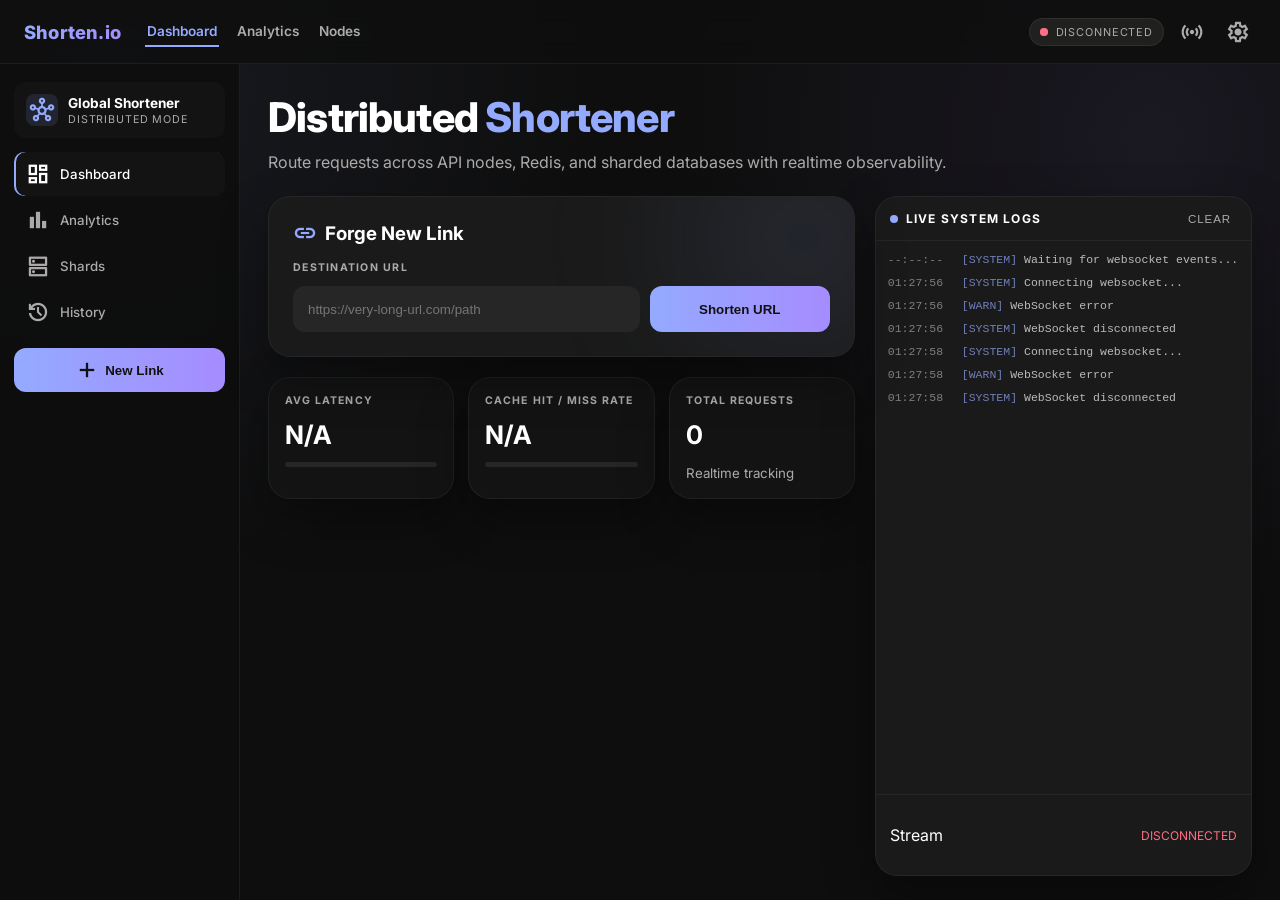
<file: frontend/index.html>
<!DOCTYPE html>
<html lang="en">
<head>
  <meta charset="UTF-8" />
  <meta name="viewport" content="width=device-width, initial-scale=1.0" />
  <title>Shorten.io | Distributed URL System</title>
  <link rel="preconnect" href="https://fonts.googleapis.com" />
  <link rel="preconnect" href="https://fonts.gstatic.com" crossorigin />
  <link href="https://fonts.googleapis.com/css2?family=Inter:wght@300;400;500;600;700;800&display=swap" rel="stylesheet" />
  <link href="https://fonts.googleapis.com/css2?family=Material+Symbols+Outlined:wght,FILL@100..700,0..1&display=swap" rel="stylesheet" />
  <link rel="stylesheet" href="styles.css" />
</head>
<body>
  <header class="topbar">
    <div class="brand-wrap">
      <h1 class="brand">Shorten.io</h1>
      <nav class="topnav">
        <a href="#" class="active" data-tab-link="dashboard">Dashboard</a>
        <a href="#" data-tab-link="analytics">Analytics</a>
        <a href="#" data-tab-link="nodes">Nodes</a>
      </nav>
    </div>

    <div class="topbar-right">
      <div class="status-pill disconnected" id="connection-status">
        <span class="dot-wrap">
          <span class="dot-ping" id="status-ping"></span>
          <span class="dot" id="status-dot"></span>
        </span>
        <span id="status-text">Disconnected</span>
      </div>
      <button class="icon-btn" type="button" aria-label="sensors"><span class="material-symbols-outlined">sensors</span></button>
      <button class="icon-btn" type="button" aria-label="settings"><span class="material-symbols-outlined">settings</span></button>
    </div>
  </header>

  <aside class="sidebar">
    <div class="cluster-card">
      <div class="cluster-icon"><span class="material-symbols-outlined">hub</span></div>
      <div>
        <p class="cluster-title">Global Shortener</p>
        <p class="cluster-sub">Distributed Mode</p>
      </div>
    </div>

    <nav class="sidenav">
      <a href="#" class="active" data-tab-link="dashboard"><span class="material-symbols-outlined">dashboard</span><span>Dashboard</span></a>
      <a href="#" data-tab-link="analytics"><span class="material-symbols-outlined">bar_chart</span><span>Analytics</span></a>
      <a href="#" data-tab-link="nodes"><span class="material-symbols-outlined">dns</span><span>Shards</span></a>
      <a href="#" data-tab-link="history"><span class="material-symbols-outlined">history</span><span>History</span></a>
    </nav>

    <button class="new-link-btn" id="new-link-btn" type="button">
      <span class="material-symbols-outlined">add</span>
      <span>New Link</span>
    </button>
  </aside>

  <main class="main-content">
    <section class="hero">
      <h2>Distributed <span>Shortener</span></h2>
      <p>Route requests across API nodes, Redis, and sharded databases with realtime observability.</p>
    </section>

    <section class="layout-grid tab-view" data-tab="dashboard">
      <div class="left-col">
        <article class="panel forge-panel">
          <div class="glow"></div>
          <h3><span class="material-symbols-outlined">link</span> Forge New Link</h3>

          <form id="shorten-form" class="url-form" novalidate>
            <label for="long-url">Destination URL</label>
            <div class="form-row">
              <input id="long-url" type="url" placeholder="https://very-long-url.com/path" required />
              <button id="shorten-btn" type="submit">
                <span id="btn-text">Shorten URL</span>
                <span id="btn-spinner" class="spinner hidden"></span>
              </button>
            </div>
            <p id="form-error" class="form-error hidden"></p>
          </form>

          <div id="result-area" class="result-area hidden">
            <div class="result-icon"><span class="material-symbols-outlined">auto_awesome</span></div>
            <div class="result-content">
              <p class="result-label">Generated Short Link</p>
              <a id="short-url" href="#" target="_blank" rel="noopener noreferrer"></a>
            </div>
            <button id="copy-btn" type="button">
              <span class="material-symbols-outlined">content_copy</span>
              <span>Copy</span>
            </button>
          </div>
        </article>

        <section class="stats-grid">
          <article class="panel stat-card">
            <p>Avg Latency</p>
            <h4 id="latency-stat">-- ms</h4>
            <div class="bar"><span id="latency-bar"></span></div>
          </article>
          <article class="panel stat-card">
            <p>Cache Hit / Miss Rate</p>
            <h4 id="cache-hit-stat">-- %</h4>
            <div class="bar"><span id="hit-bar"></span></div>
          </article>
          <article class="panel stat-card">
            <p>Total Requests</p>
            <h4 id="request-count-stat">0</h4>
            <small id="req-trend">Realtime tracking</small>
          </article>
        </section>
      </div>

      <div class="right-col">
        <article class="panel log-panel">
          <div class="log-head">
            <div class="live-mark"><span></span><h3>Live System Logs</h3></div>
            <button id="clear-logs" type="button">Clear</button>
          </div>

          <div id="log-container" class="log-container">
            <div class="log-row muted">
              <span class="time">--:--:--</span>
              <p><span class="tag">[SYSTEM]</span> Waiting for websocket events...</p>
            </div>
          </div>

          <div class="log-foot">
            <p>Stream</p>
            <span id="stream-status">Disconnected</span>
          </div>
        </article>
      </div>
    </section>

    <section class="tab-view hidden" data-tab="analytics">
      <div class="analytics-grid">
        <article class="panel analytics-card">
          <h3>Request Volume</h3>
          <p class="metric" id="analytics-requests">0</p>
          <small>Total read + write events from backend stream</small>
        </article>
        <article class="panel analytics-card">
          <h3>Read / Write</h3>
          <p class="metric"><span id="analytics-reads">0</span> / <span id="analytics-writes">0</span></p>
          <small>Successful and failed operations included</small>
        </article>
        <article class="panel analytics-card">
          <h3>Cache Hits / Misses</h3>
          <p class="metric"><span id="analytics-hits">0</span> / <span id="analytics-misses">0</span></p>
          <small>Derived only from read events</small>
        </article>
        <article class="panel analytics-card">
          <h3>Average Latency</h3>
          <p class="metric" id="analytics-latency">N/A</p>
          <small>Computed from backend latency_ms values</small>
        </article>
      </div>
    </section>

    <section class="tab-view hidden" data-tab="nodes">
      <div class="nodes-grid">
        <article class="panel node-card">
          <h3>API Nodes Seen</h3>
          <ul id="api-nodes-list" class="node-list"><li>No data yet</li></ul>
        </article>
        <article class="panel node-card">
          <h3>Redis Nodes Seen</h3>
          <ul id="redis-nodes-list" class="node-list"><li>No data yet</li></ul>
        </article>
        <article class="panel node-card">
          <h3>DB Shards Seen</h3>
          <ul id="db-shards-list" class="node-list"><li>No data yet</li></ul>
        </article>
      </div>
    </section>

    <section class="tab-view hidden" data-tab="history">
      <article class="panel history-panel">
        <div class="history-head">
          <h3>Event History</h3>
          <button id="clear-history" type="button">Clear</button>
        </div>
        <div id="history-container" class="history-container">
          <div class="history-row muted">No events yet.</div>
        </div>
      </article>
    </section>
  </main>

  <div id="toast" class="toast hidden" role="status" aria-live="polite">
    <div id="toast-icon" class="toast-icon"><span class="material-symbols-outlined">check_circle</span></div>
    <div>
      <p id="toast-title">Success</p>
      <p id="toast-message">Action completed.</p>
    </div>
  </div>

  <script src="cache-metrics-service.js"></script>
  <script src="app.js"></script>
</body>
</html>
</file>
<file: frontend/styles.css>
:root {
  --inverse-primary: #004eea;
  --background: #0e0e0e;
  --surface-container: #1a1a1a;
  --surface-container-low: #131313;
  --surface-container-high: #20201f;
  --surface-container-highest: #262626;
  --outline-variant: #484847;
  --on-surface: #ffffff;
  --on-surface-variant: #adaaaa;
  --primary: #94aaff;
  --secondary: #a68cff;
  --error: #ff6e84;
  --ok: #32d5a7;
  --shadow: 0 20px 48px rgba(0, 0, 0, 0.35);
}

* {
  box-sizing: border-box;
}

html,
body {
  margin: 0;
  padding: 0;
  min-height: 100%;
}

body {
  font-family: "Inter", sans-serif;
  background: radial-gradient(circle at 8% 10%, rgba(148, 170, 255, 0.08), transparent 35%),
    radial-gradient(circle at 90% 15%, rgba(166, 140, 255, 0.08), transparent 35%),
    var(--background);
  color: var(--on-surface);
  overflow-x: hidden;
}

.material-symbols-outlined {
  font-variation-settings: "FILL" 0, "wght" 500, "GRAD" 0, "opsz" 24;
}

.topbar {
  position: fixed;
  top: 0;
  left: 0;
  right: 0;
  height: 64px;
  z-index: 50;
  display: flex;
  align-items: center;
  justify-content: space-between;
  padding: 0 24px;
  backdrop-filter: blur(12px);
  background: rgba(14, 14, 14, 0.8);
  border-bottom: 1px solid rgba(72, 72, 71, 0.25);
}

.brand-wrap {
  display: flex;
  align-items: center;
  gap: 24px;
}

.brand {
  margin: 0;
  font-size: 1.15rem;
  font-weight: 800;
  letter-spacing: 0.2px;
  background: linear-gradient(90deg, var(--primary), var(--secondary));
  -webkit-background-clip: text;
  background-clip: text;
  color: transparent;
}

.topnav {
  display: flex;
  gap: 16px;
}

.topnav a {
  color: var(--on-surface-variant);
  text-decoration: none;
  font-size: 0.85rem;
  font-weight: 600;
  padding: 6px 2px;
  border-bottom: 2px solid transparent;
  transition: color 0.2s ease, border-color 0.2s ease;
}

.topnav a.active,
.topnav a:hover {
  color: var(--primary);
  border-color: var(--primary);
}

.topbar-right {
  display: flex;
  align-items: center;
  gap: 10px;
}

.status-pill {
  display: inline-flex;
  align-items: center;
  gap: 8px;
  padding: 6px 10px;
  border-radius: 999px;
  background: var(--surface-container-high);
  border: 1px solid rgba(72, 72, 71, 0.4);
  font-size: 0.68rem;
  text-transform: uppercase;
  letter-spacing: 0.08em;
  color: var(--on-surface-variant);
}

.dot-wrap {
  position: relative;
  width: 8px;
  height: 8px;
}

.dot,
.dot-ping {
  position: absolute;
  inset: 0;
  border-radius: 50%;
}

.dot {
  background: var(--error);
}

.dot-ping {
  opacity: 0.7;
  animation: ping 1.8s infinite;
  background: var(--error);
}

.status-pill.connected .dot,
.status-pill.connected .dot-ping {
  background: var(--ok);
}

@keyframes ping {
  0% {
    transform: scale(1);
    opacity: 0.8;
  }
  100% {
    transform: scale(2.8);
    opacity: 0;
  }
}

.icon-btn {
  background: transparent;
  color: var(--on-surface-variant);
  border: none;
  display: grid;
  place-items: center;
  cursor: pointer;
  transition: color 0.2s ease, transform 0.2s ease;
}

.icon-btn:hover {
  color: var(--primary);
}

.icon-btn:active {
  transform: scale(0.96);
}

.sidebar {
  position: fixed;
  top: 64px;
  left: 0;
  bottom: 0;
  width: 240px;
  padding: 18px 14px;
  border-right: 1px solid rgba(72, 72, 71, 0.25);
  background: rgba(14, 14, 14, 0.9);
}

.cluster-card {
  display: flex;
  align-items: center;
  gap: 10px;
  padding: 12px;
  border-radius: 12px;
  background: var(--surface-container-low);
  margin-bottom: 14px;
}

.cluster-icon {
  width: 32px;
  height: 32px;
  border-radius: 8px;
  display: grid;
  place-items: center;
  color: var(--primary);
  background: rgba(148, 170, 255, 0.12);
}

.cluster-title {
  margin: 0;
  font-size: 0.85rem;
  font-weight: 700;
}

.cluster-sub {
  margin: 2px 0 0;
  color: var(--on-surface-variant);
  font-size: 0.67rem;
  text-transform: uppercase;
  letter-spacing: 0.08em;
}

.sidenav {
  display: grid;
  gap: 2px;
}

.sidenav a {
  display: flex;
  align-items: center;
  gap: 10px;
  text-decoration: none;
  color: var(--on-surface-variant);
  padding: 10px 12px;
  border-radius: 10px;
  font-size: 0.83rem;
  font-weight: 500;
  transition: background 0.2s ease, color 0.2s ease;
}

.sidenav a:hover,
.sidenav a.active {
  color: var(--on-surface);
  background: var(--surface-container-low);
}

.sidenav a.active {
  box-shadow: inset 2px 0 0 var(--primary);
}

.new-link-btn {
  margin-top: 14px;
  width: 100%;
  border: none;
  border-radius: 12px;
  padding: 10px;
  display: flex;
  align-items: center;
  justify-content: center;
  gap: 6px;
  font-weight: 700;
  background: linear-gradient(90deg, var(--primary), var(--secondary));
  color: #111;
  cursor: pointer;
  transition: transform 0.2s ease, filter 0.2s ease;
}

.new-link-btn:hover {
  filter: brightness(1.05);
}

.new-link-btn:active {
  transform: scale(0.98);
}

.main-content {
  margin-left: 240px;
  padding: 92px 28px 24px;
}

.tab-view {
  margin-top: 24px;
}

.analytics-grid,
.nodes-grid {
  display: grid;
  grid-template-columns: repeat(2, minmax(0, 1fr));
  gap: 14px;
}

.analytics-card,
.node-card {
  padding: 18px;
}

.analytics-card h3,
.node-card h3,
.history-head h3 {
  margin: 0 0 10px;
  font-size: 1rem;
}

.analytics-card small {
  color: var(--on-surface-variant);
}

.metric {
  font-size: 2rem;
  margin: 6px 0 8px;
  font-weight: 800;
}

.node-list {
  margin: 0;
  padding-left: 18px;
  color: var(--on-surface-variant);
}

.node-list li {
  margin-bottom: 8px;
}

.history-panel {
  padding: 14px;
}

.history-head {
  display: flex;
  align-items: center;
  justify-content: space-between;
  margin-bottom: 12px;
}

#clear-history {
  border: none;
  background: transparent;
  color: var(--on-surface-variant);
  font-size: 0.72rem;
  cursor: pointer;
  text-transform: uppercase;
}

#clear-history:hover {
  color: var(--on-surface);
}

.history-container {
  max-height: 420px;
  overflow-y: auto;
  padding: 6px;
  border: 1px solid rgba(72, 72, 71, 0.25);
  border-radius: 12px;
  background: var(--surface-container-low);
}

.history-row {
  padding: 9px 10px;
  border-bottom: 1px solid rgba(72, 72, 71, 0.16);
  font-size: 0.82rem;
}

.history-row:last-child {
  border-bottom: none;
}

.history-row.muted {
  color: var(--on-surface-variant);
}

.hero h2 {
  margin: 0;
  font-size: clamp(1.8rem, 3.2vw, 3rem);
  font-weight: 800;
  letter-spacing: -0.02em;
}

.hero h2 span {
  color: var(--primary);
}

.hero p {
  margin-top: 10px;
  color: var(--on-surface-variant);
  max-width: 740px;
}

.layout-grid {
  margin-top: 24px;
  display: grid;
  grid-template-columns: minmax(0, 1.4fr) minmax(300px, 0.9fr);
  gap: 20px;
  align-items: start;
}

.left-col {
  display: grid;
  gap: 20px;
}

.panel {
  background: var(--surface-container);
  border: 1px solid rgba(72, 72, 71, 0.25);
  border-radius: 22px;
  box-shadow: var(--shadow);
}

.forge-panel {
  padding: 24px;
  position: relative;
  overflow: hidden;
}

.glow {
  position: absolute;
  top: -70px;
  right: -60px;
  width: 220px;
  height: 220px;
  border-radius: 50%;
  background: rgba(148, 170, 255, 0.12);
  filter: blur(80px);
  pointer-events: none;
  z-index: 0;
}

.forge-panel h3,
.url-form,
.result-area {
  position: relative;
  z-index: 1;
}

.forge-panel h3 {
  margin: 0 0 16px;
  display: flex;
  align-items: center;
  gap: 8px;
}

.forge-panel h3 .material-symbols-outlined {
  color: var(--primary);
}

.url-form {
  display: grid;
  gap: 12px;
}

.url-form label {
  font-size: 0.66rem;
  text-transform: uppercase;
  letter-spacing: 0.12em;
  font-weight: 700;
  color: var(--on-surface-variant);
}

.form-row {
  display: grid;
  grid-template-columns: minmax(0, 1fr) 180px;
  gap: 10px;
}

.url-form input {
  width: 100%;
  background: var(--surface-container-highest);
  color: var(--on-surface);
  border: 1px solid transparent;
  border-radius: 12px;
  padding: 13px 14px;
  outline: none;
  transition: border-color 0.2s ease, box-shadow 0.2s ease;
}

.url-form input:focus {
  border-color: rgba(148, 170, 255, 0.5);
  box-shadow: 0 0 0 4px rgba(148, 170, 255, 0.15);
}

#shorten-btn {
  border: none;
  border-radius: 12px;
  padding: 0 18px;
  width: 100%;
  min-height: 46px;
  font-weight: 700;
  color: #111;
  background: linear-gradient(90deg, var(--primary), var(--secondary));
  cursor: pointer;
  display: inline-flex;
  align-items: center;
  justify-content: center;
  gap: 8px;
  transition: transform 0.2s ease, box-shadow 0.2s ease;
}

#shorten-btn:hover {
  box-shadow: 0 0 0 1px rgba(148, 170, 255, 0.3), 0 0 30px rgba(148, 170, 255, 0.25);
}

#shorten-btn:active {
  transform: scale(0.98);
}

#shorten-btn:disabled {
  opacity: 0.7;
  cursor: not-allowed;
}

.spinner {
  width: 16px;
  height: 16px;
  border: 2px solid rgba(0, 0, 0, 0.28);
  border-top-color: rgba(0, 0, 0, 0.86);
  border-radius: 999px;
  animation: spin 0.8s linear infinite;
}

@keyframes spin {
  to {
    transform: rotate(360deg);
  }
}

.form-error {
  margin: 0;
  font-size: 0.82rem;
  color: #ffb2b9;
  background: rgba(167, 1, 56, 0.25);
  border: 1px solid rgba(255, 110, 132, 0.4);
  border-radius: 10px;
  padding: 10px 12px;
}

.result-area {
  margin-top: 14px;
  display: grid;
  grid-template-columns: auto 1fr auto;
  gap: 14px;
  align-items: center;
  padding: 16px;
  border-radius: 16px;
  border: 1px solid rgba(148, 170, 255, 0.35);
  background: var(--surface-container-low);
  animation: rise 0.25s ease;
}

@keyframes rise {
  from {
    opacity: 0;
    transform: translateY(8px);
  }
  to {
    opacity: 1;
    transform: translateY(0);
  }
}

.result-icon {
  width: 42px;
  height: 42px;
  border-radius: 999px;
  display: grid;
  place-items: center;
  background: rgba(148, 170, 255, 0.15);
  color: var(--primary);
}

.result-label {
  margin: 0 0 5px;
  font-size: 0.64rem;
  text-transform: uppercase;
  letter-spacing: 0.11em;
  color: var(--primary);
  font-weight: 700;
}

#short-url {
  color: var(--on-surface);
  text-decoration: none;
  font-family: ui-monospace, SFMono-Regular, Menlo, Monaco, Consolas, "Liberation Mono", "Courier New", monospace;
  font-size: 0.95rem;
  word-break: break-all;
}

#copy-btn {
  border: 1px solid rgba(72, 72, 71, 0.4);
  background: var(--surface-container-highest);
  color: var(--on-surface);
  border-radius: 10px;
  padding: 10px 12px;
  display: inline-flex;
  align-items: center;
  gap: 6px;
  cursor: pointer;
  transition: background 0.2s ease, transform 0.2s ease;
}

#copy-btn:hover {
  background: #303030;
}

#copy-btn:active {
  transform: scale(0.98);
}

.stats-grid {
  display: grid;
  grid-template-columns: repeat(3, minmax(0, 1fr));
  gap: 14px;
}

.stat-card {
  padding: 16px;
  background: var(--surface-container-low);
}

.stat-card p {
  margin: 0;
  font-size: 0.66rem;
  text-transform: uppercase;
  letter-spacing: 0.1em;
  color: var(--on-surface-variant);
  font-weight: 700;
}

.stat-card h4 {
  margin: 12px 0;
  font-size: 1.6rem;
}

.stat-card small {
  color: var(--on-surface-variant);
}

.bar {
  height: 5px;
  border-radius: 999px;
  background: var(--surface-container-highest);
  overflow: hidden;
}

.bar span {
  display: block;
  height: 100%;
  width: 0;
  border-radius: 999px;
  transition: width 0.35s ease;
}

#latency-bar {
  background: var(--primary);
}

#hit-bar {
  background: var(--secondary);
}

.log-panel {
  height: min(680px, calc(100vh - 130px));
  display: grid;
  grid-template-rows: auto 1fr auto;
  overflow: hidden;
}

.log-head,
.log-foot {
  display: flex;
  align-items: center;
  justify-content: space-between;
  padding: 14px;
  border-bottom: 1px solid rgba(72, 72, 71, 0.25);
}

.log-foot {
  border-bottom: none;
  border-top: 1px solid rgba(72, 72, 71, 0.25);
}

.log-head h3 {
  margin: 0;
  font-size: 0.75rem;
  text-transform: uppercase;
  letter-spacing: 0.1em;
}

.live-mark {
  display: flex;
  align-items: center;
  gap: 8px;
}

.live-mark span {
  width: 8px;
  height: 8px;
  border-radius: 50%;
  background: var(--primary);
  animation: pulse 1.6s infinite;
}

@keyframes pulse {
  0%,
  100% {
    opacity: 1;
  }
  50% {
    opacity: 0.35;
  }
}

#clear-logs {
  border: none;
  background: transparent;
  color: var(--on-surface-variant);
  font-size: 0.72rem;
  cursor: pointer;
  text-transform: uppercase;
  letter-spacing: 0.08em;
}

#clear-logs:hover {
  color: var(--on-surface);
}

.log-container {
  overflow-y: auto;
  padding: 12px;
  font-family: ui-monospace, SFMono-Regular, Menlo, Monaco, Consolas, "Liberation Mono", "Courier New", monospace;
  font-size: 0.72rem;
}

.log-container::-webkit-scrollbar {
  width: 5px;
}

.log-container::-webkit-scrollbar-thumb {
  background: var(--surface-container-highest);
  border-radius: 999px;
}

.log-row {
  display: flex;
  gap: 10px;
  margin-bottom: 10px;
  align-items: flex-start;
}

.log-row .time {
  color: var(--on-surface-variant);
  min-width: 64px;
}

.log-row p {
  margin: 0;
  color: var(--on-surface);
}

.log-row .tag {
  color: var(--primary);
}

.log-row.muted {
  opacity: 0.7;
}

#stream-status {
  color: var(--error);
  font-size: 0.75rem;
  text-transform: uppercase;
}

#stream-status.ok {
  color: var(--ok);
}

.toast {
  position: fixed;
  right: 18px;
  bottom: 18px;
  z-index: 60;
  display: flex;
  gap: 10px;
  align-items: center;
  padding: 12px 14px;
  border-radius: 14px;
  background: var(--surface-container-high);
  border: 1px solid rgba(72, 72, 71, 0.35);
  box-shadow: var(--shadow);
  animation: slide-up 0.2s ease;
}

@keyframes slide-up {
  from {
    opacity: 0;
    transform: translateY(8px);
  }
  to {
    opacity: 1;
    transform: translateY(0);
  }
}

.toast-icon {
  color: var(--ok);
}

#toast-title {
  margin: 0;
  font-weight: 700;
  font-size: 0.88rem;
}

#toast-message {
  margin: 2px 0 0;
  font-size: 0.78rem;
  color: var(--on-surface-variant);
}

.hidden {
  display: none !important;
}

@media (max-width: 1120px) {
  .sidebar {
    display: none;
  }

  .main-content {
    margin-left: 0;
    padding-left: 18px;
    padding-right: 18px;
  }

  .topnav {
    display: none;
  }
}

@media (max-width: 920px) {
  .layout-grid {
    grid-template-columns: 1fr;
  }

  .analytics-grid,
  .nodes-grid {
    grid-template-columns: 1fr;
  }

  .log-panel {
    height: 420px;
  }
}

@media (max-width: 680px) {
  .form-row {
    grid-template-columns: 1fr;
  }

  .result-area {
    grid-template-columns: 1fr;
    justify-items: flex-start;
  }

  .stats-grid {
    grid-template-columns: 1fr;
  }

  .topbar {
    padding: 0 12px;
  }

  .main-content {
    padding-top: 82px;
  }
}
</file>
